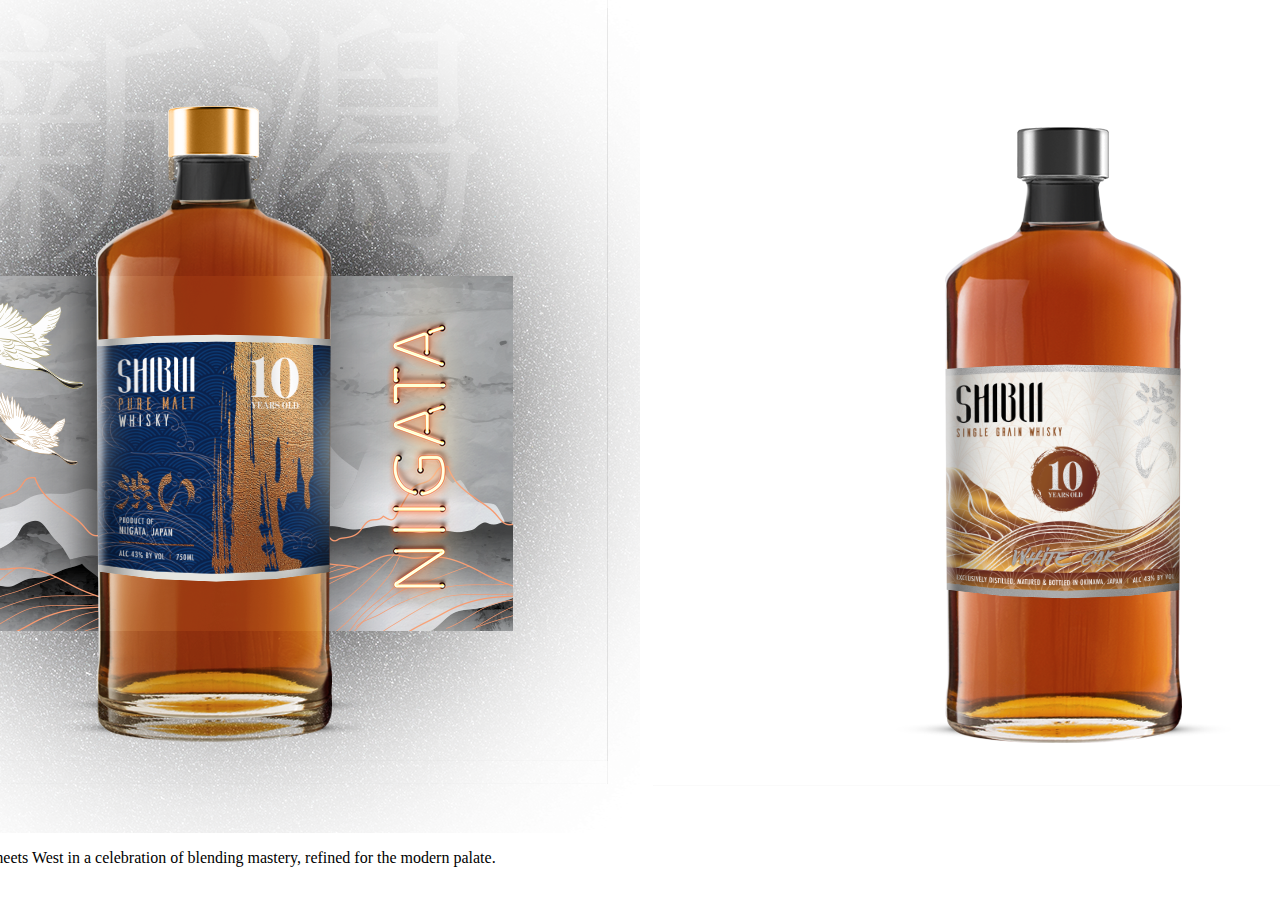
<file: Bottle/index.html>
<!DOCTYPE html>
<html lang="en">
<head>
    <meta charset="UTF-8">
    <meta http-equiv="X-UA-Compatible" content="IE=edge">
    <meta name="viewport" content="width=device-width, initial-scale=1.0">
    <title>Bottles</title>
    <link href="style.css" rel="stylesheet">
</head>
<body>
    <div class="container"> 
      
            <div class="overlayone"> 
                <img src="assets/Niigata-Off.png" alt="overlay"/>
               
                <div class="overlayinn">
                   <img src="assets/Niigata-On.png" alt="niigata-on"/>
                   <p>East meets West in a celebration of blending mastery, refined for the modern palate.</p>
                </div>
            </div>
            <div class="overlayone"> 
                <img src="assets/Okinawa-Off.png" alt="overlay"/>
               
                <div class="overlayinn">
                    <img src="assets/Okinawa-On.png" alt="okinawa-on" />
                    <p>Exclusively distilled, matured, and bottled in the sub-tropical island of Okinawa for an unmistakably Japanese experience.</p>
                </div>
            </div>
    </div>
</body>
</html>
</file>
<file: Bottle/style.css>
.container{
    display: flex;
    justify-content: center;
    align-items: center;
}
.overlayone{
    display: inline-block;
    position: relative;
}
.overlayinn{
    height: 100%; 
    width: 100%; 
    opacity: 0;
    transition: opacity .5s;
    position: absolute;
    top: 0; 
    left: 0; 
    border-width: 0rem;
    display:flex; 
    flex-direction: column;
    align-items: center;
    justify-content: center;
    
}

.overlayinn:hover{
    opacity: 1; 
    transition: opacity .5s;
}
</file>
